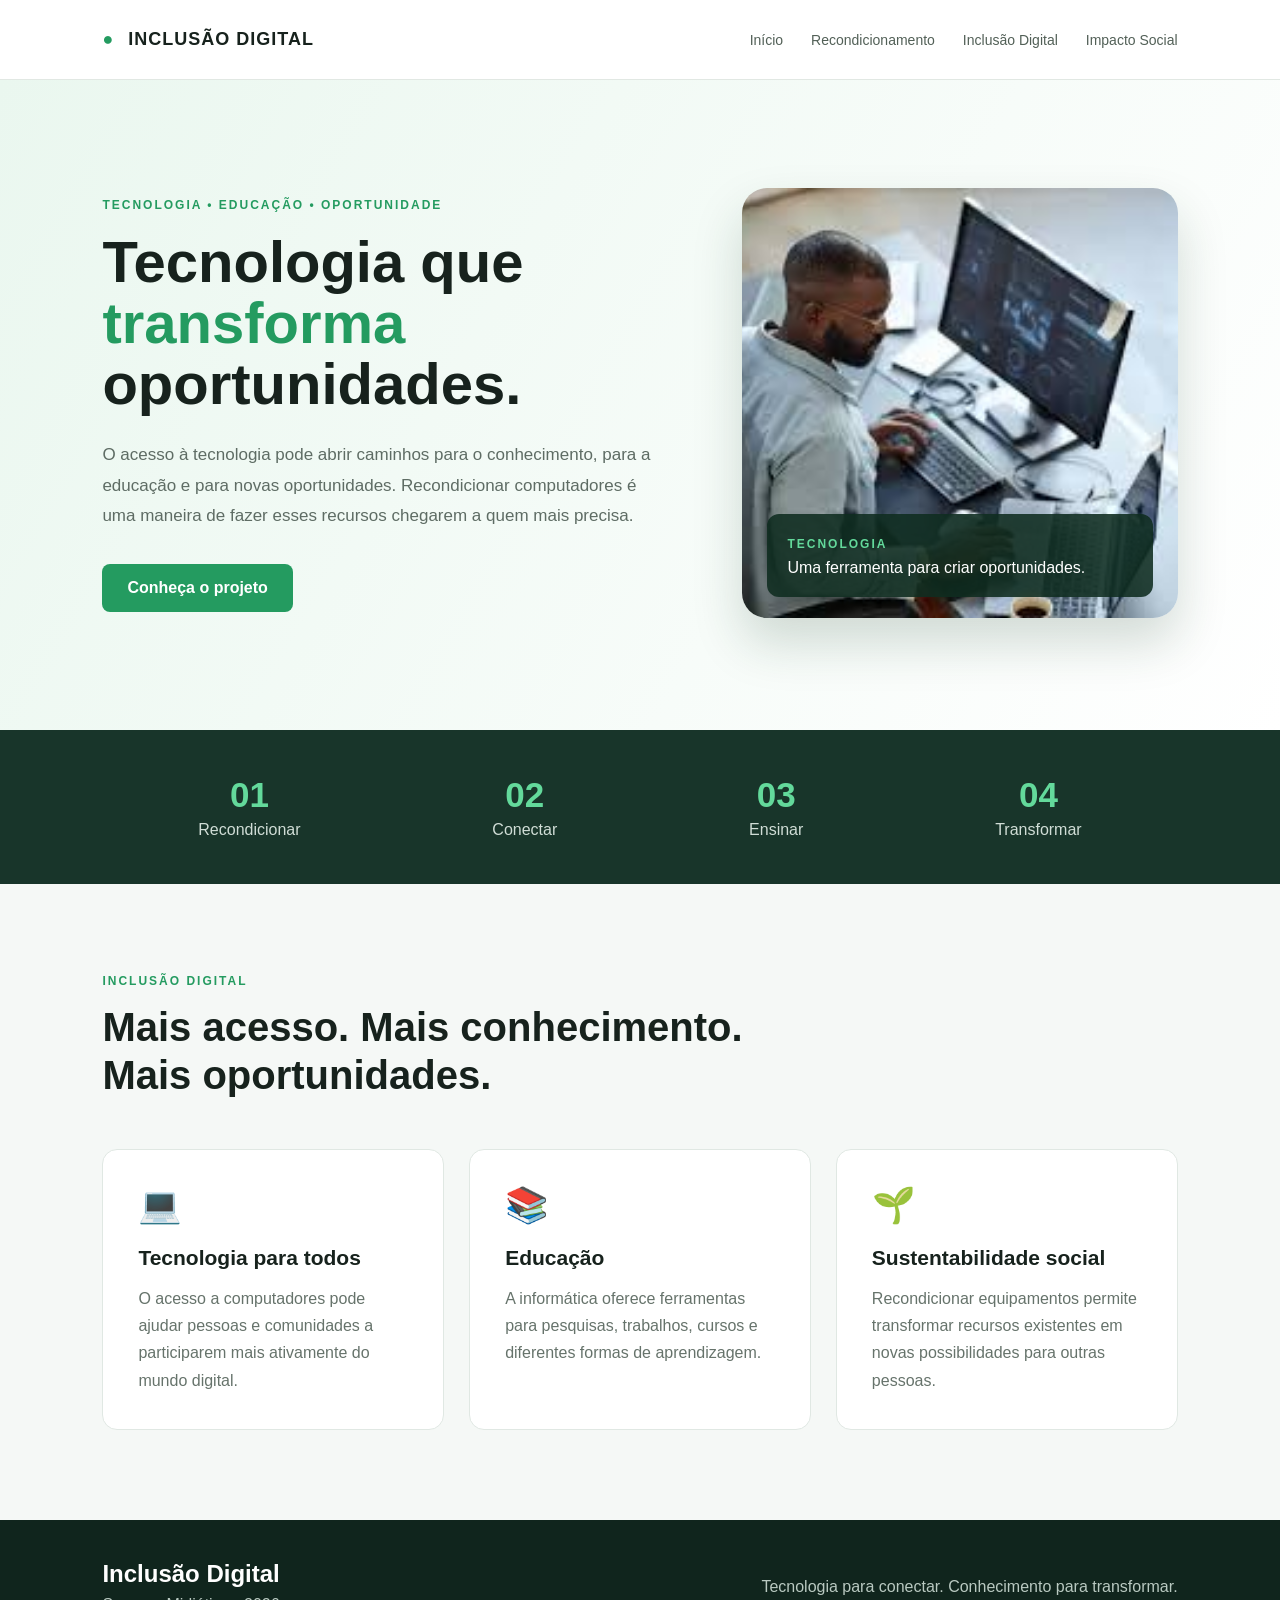
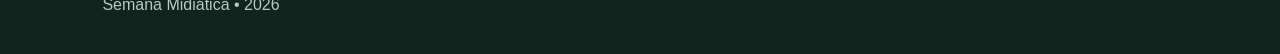
<file: index.html>
<!DOCTYPE html>
<html lang="pt-br">

<head>
    <meta charset="UTF-8">
    <meta name="viewport" content="width=device-width, initial-scale=1.0">
    <title>Inclusão Digital e Sustentabilidade Social</title>
    <link rel="stylesheet" href="css/index.css">
</head>

<body>

    <div class="topo">

        <div class="logo">
            <span>●</span> INCLUSÃO DIGITAL
        </div>

        <div class="menu">
            <a href="index.html">Início</a>
            <a href="recondicionamento.html">Recondicionamento</a>
            <a href="inclusao.html">Inclusão Digital</a>
            <a href="impacto.html">Impacto Social</a>
        </div>

    </div>

    <div class="inicio">

        <div class="texto-inicio">

            <p class="pequeno">TECNOLOGIA • EDUCAÇÃO • OPORTUNIDADE</p>

            <h1>
                Tecnologia que
                <span>transforma</span>
                oportunidades.
            </h1>

            <p class="descricao">
                O acesso à tecnologia pode abrir caminhos para o conhecimento,
                para a educação e para novas oportunidades. Recondicionar
                computadores é uma maneira de fazer esses recursos chegarem
                a quem mais precisa.
            </p>

            <a class="botao" href="inclusao.html">
                Conheça o projeto
            </a>

        </div>

        <div class="imagem-inicio">

            <img src="imagens/computador.jpg" alt="Computador sendo utilizado">

            <div class="texto-imagem">
                <strong>TECNOLOGIA</strong>
                <p>Uma ferramenta para criar oportunidades.</p>
            </div>

        </div>

    </div>

    <div class="numeros">

        <div class="numero">
            <h2>01</h2>
            <p>Recondicionar</p>
        </div>

        <div class="numero">
            <h2>02</h2>
            <p>Conectar</p>
        </div>

        <div class="numero">
            <h2>03</h2>
            <p>Ensinar</p>
        </div>

        <div class="numero">
            <h2>04</h2>
            <p>Transformar</p>
        </div>

    </div>

    <div class="sobre">

        <div class="titulo-secao">

            <p>INCLUSÃO DIGITAL</p>

            <h2>
                Mais acesso. Mais conhecimento.
                Mais oportunidades.
            </h2>

        </div>

        <div class="cards">

            <div class="card">

                <div class="icone">💻</div>

                <h3>Tecnologia para todos</h3>

                <p>
                    O acesso a computadores pode ajudar pessoas e comunidades
                    a participarem mais ativamente do mundo digital.
                </p>

            </div>

            <div class="card">

                <div class="icone">📚</div>

                <h3>Educação</h3>

                <p>
                    A informática oferece ferramentas para pesquisas,
                    trabalhos, cursos e diferentes formas de aprendizagem.
                </p>

            </div>

            <div class="card">

                <div class="icone">🌱</div>

                <h3>Sustentabilidade social</h3>

                <p>
                    Recondicionar equipamentos permite transformar recursos
                    existentes em novas possibilidades para outras pessoas.
                </p>

            </div>

        </div>

    </div>

    <div class="rodape">

        <div>
            <h2>Inclusão Digital</h2>
            <p>Semana Midiática • 2026</p>
        </div>

        <p>
            Tecnologia para conectar. Conhecimento para transformar.
        </p>

    </div>

</body>

</html>
</file>
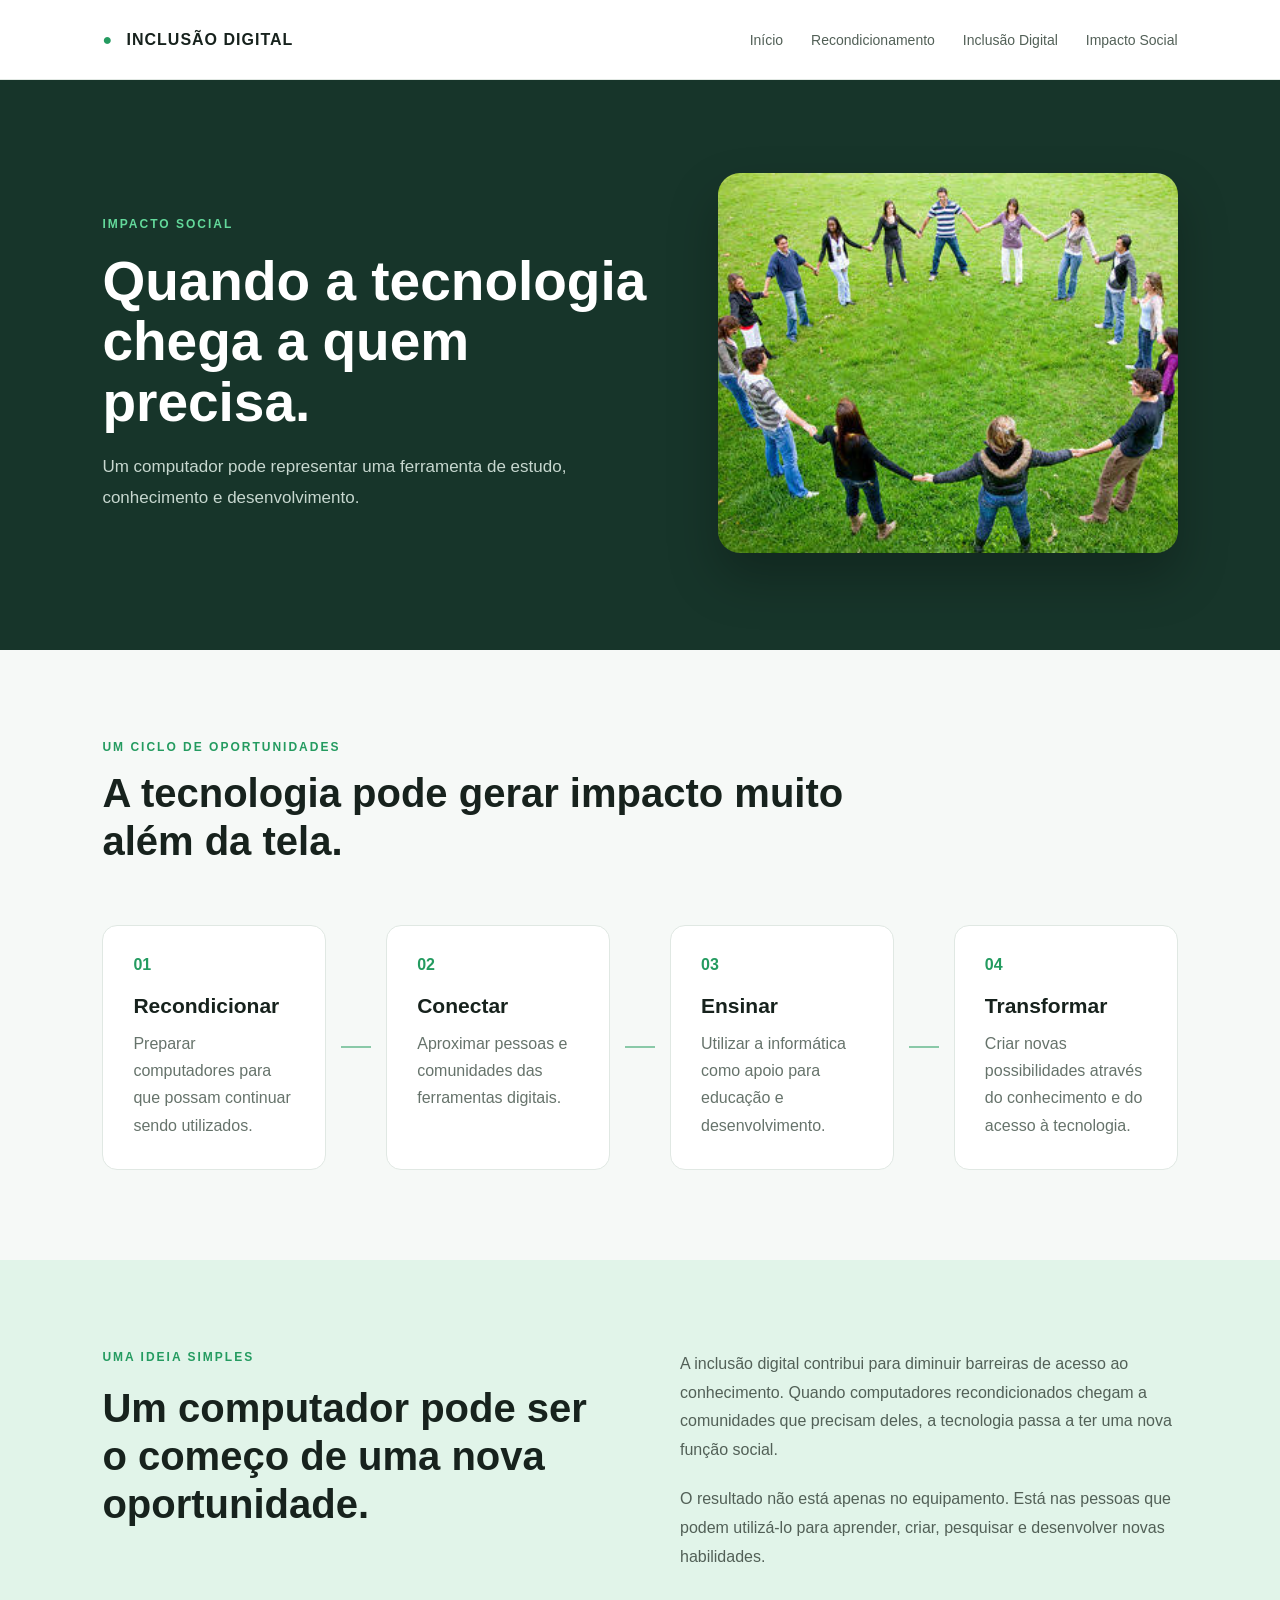
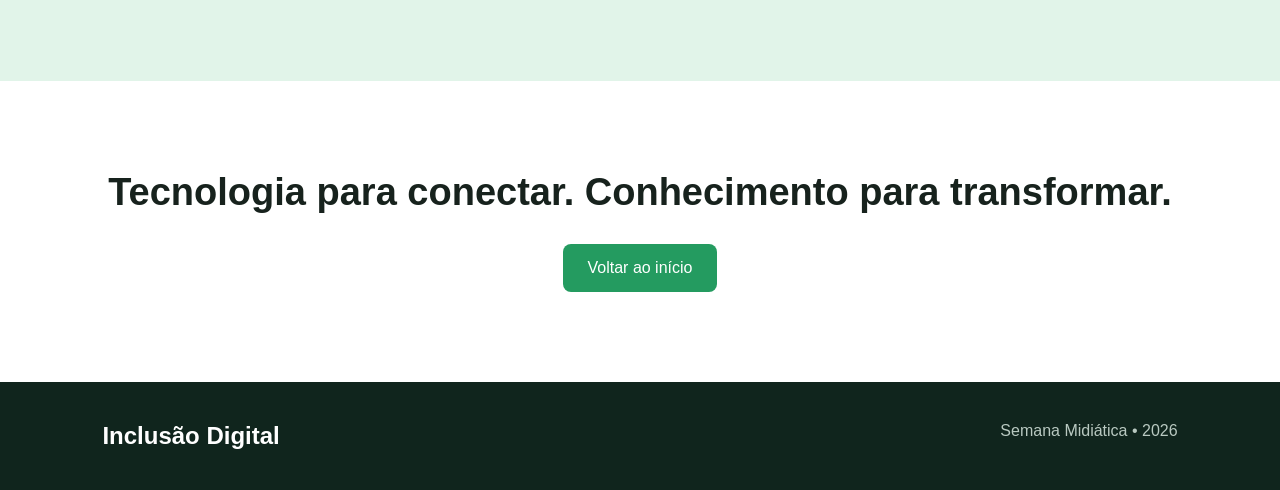
<file: impacto.html>
<!DOCTYPE html>
<html lang="pt-br">

<head>
    <meta charset="UTF-8">
    <meta name="viewport" content="width=device-width, initial-scale=1.0">
    <title>Impacto Social</title>
    <link rel="stylesheet" href="css/impacto.css">
</head>

<body>

    <div class="topo">

        <div class="logo">
            <span>●</span> INCLUSÃO DIGITAL
        </div>

        <div class="menu">
            <a href="index.html">Início</a>
            <a href="recondicionamento.html">Recondicionamento</a>
            <a href="inclusao.html">Inclusão Digital</a>
            <a href="impacto.html">Impacto Social</a>
        </div>

    </div>

    <div class="hero">

        <div class="hero-texto">

            <p>IMPACTO SOCIAL</p>

            <h1>
                Quando a tecnologia
                chega a quem precisa.
            </h1>

            <p>
                Um computador pode representar uma ferramenta de estudo,
                conhecimento e desenvolvimento.
            </p>

        </div>

        <div class="hero-imagem">

            <img src="/imagens/comunidade.jpg" alt="Comunidade utilizando tecnologia">

        </div>

    </div>

    <div class="impacto">

        <div class="titulo">

            <p>UM CICLO DE OPORTUNIDADES</p>

            <h2>
                A tecnologia pode gerar impacto muito além da tela.
            </h2>

        </div>

        <div class="ciclo">

            <div class="passo">

                <span>01</span>

                <h3>Recondicionar</h3>

                <p>
                    Preparar computadores para que possam continuar
                    sendo utilizados.
                </p>

            </div>

            <div class="linha"></div>

            <div class="passo">

                <span>02</span>

                <h3>Conectar</h3>

                <p>
                    Aproximar pessoas e comunidades das ferramentas
                    digitais.
                </p>

            </div>

            <div class="linha"></div>

            <div class="passo">

                <span>03</span>

                <h3>Ensinar</h3>

                <p>
                    Utilizar a informática como apoio para educação
                    e desenvolvimento.
                </p>

            </div>

            <div class="linha"></div>

            <div class="passo">

                <span>04</span>

                <h3>Transformar</h3>

                <p>
                    Criar novas possibilidades através do conhecimento
                    e do acesso à tecnologia.
                </p>

            </div>

        </div>

    </div>

    <div class="mensagem">

        <div>

            <p>UMA IDEIA SIMPLES</p>

            <h2>
                Um computador pode ser o começo
                de uma nova oportunidade.
            </h2>

        </div>

        <div class="texto-final">

            <p>
                A inclusão digital contribui para diminuir barreiras
                de acesso ao conhecimento. Quando computadores
                recondicionados chegam a comunidades que precisam
                deles, a tecnologia passa a ter uma nova função social.
            </p>

            <p>
                O resultado não está apenas no equipamento.
                Está nas pessoas que podem utilizá-lo para aprender,
                criar, pesquisar e desenvolver novas habilidades.
            </p>

        </div>

    </div>

    <div class="final">

        <h2>
            Tecnologia para conectar.
            Conhecimento para transformar.
        </h2>

        <a href="index.html">Voltar ao início</a>

    </div>

    <div class="rodape">

        <h2>Inclusão Digital</h2>

        <p>Semana Midiática • 2026</p>

    </div>

</body>

</html>
</file>
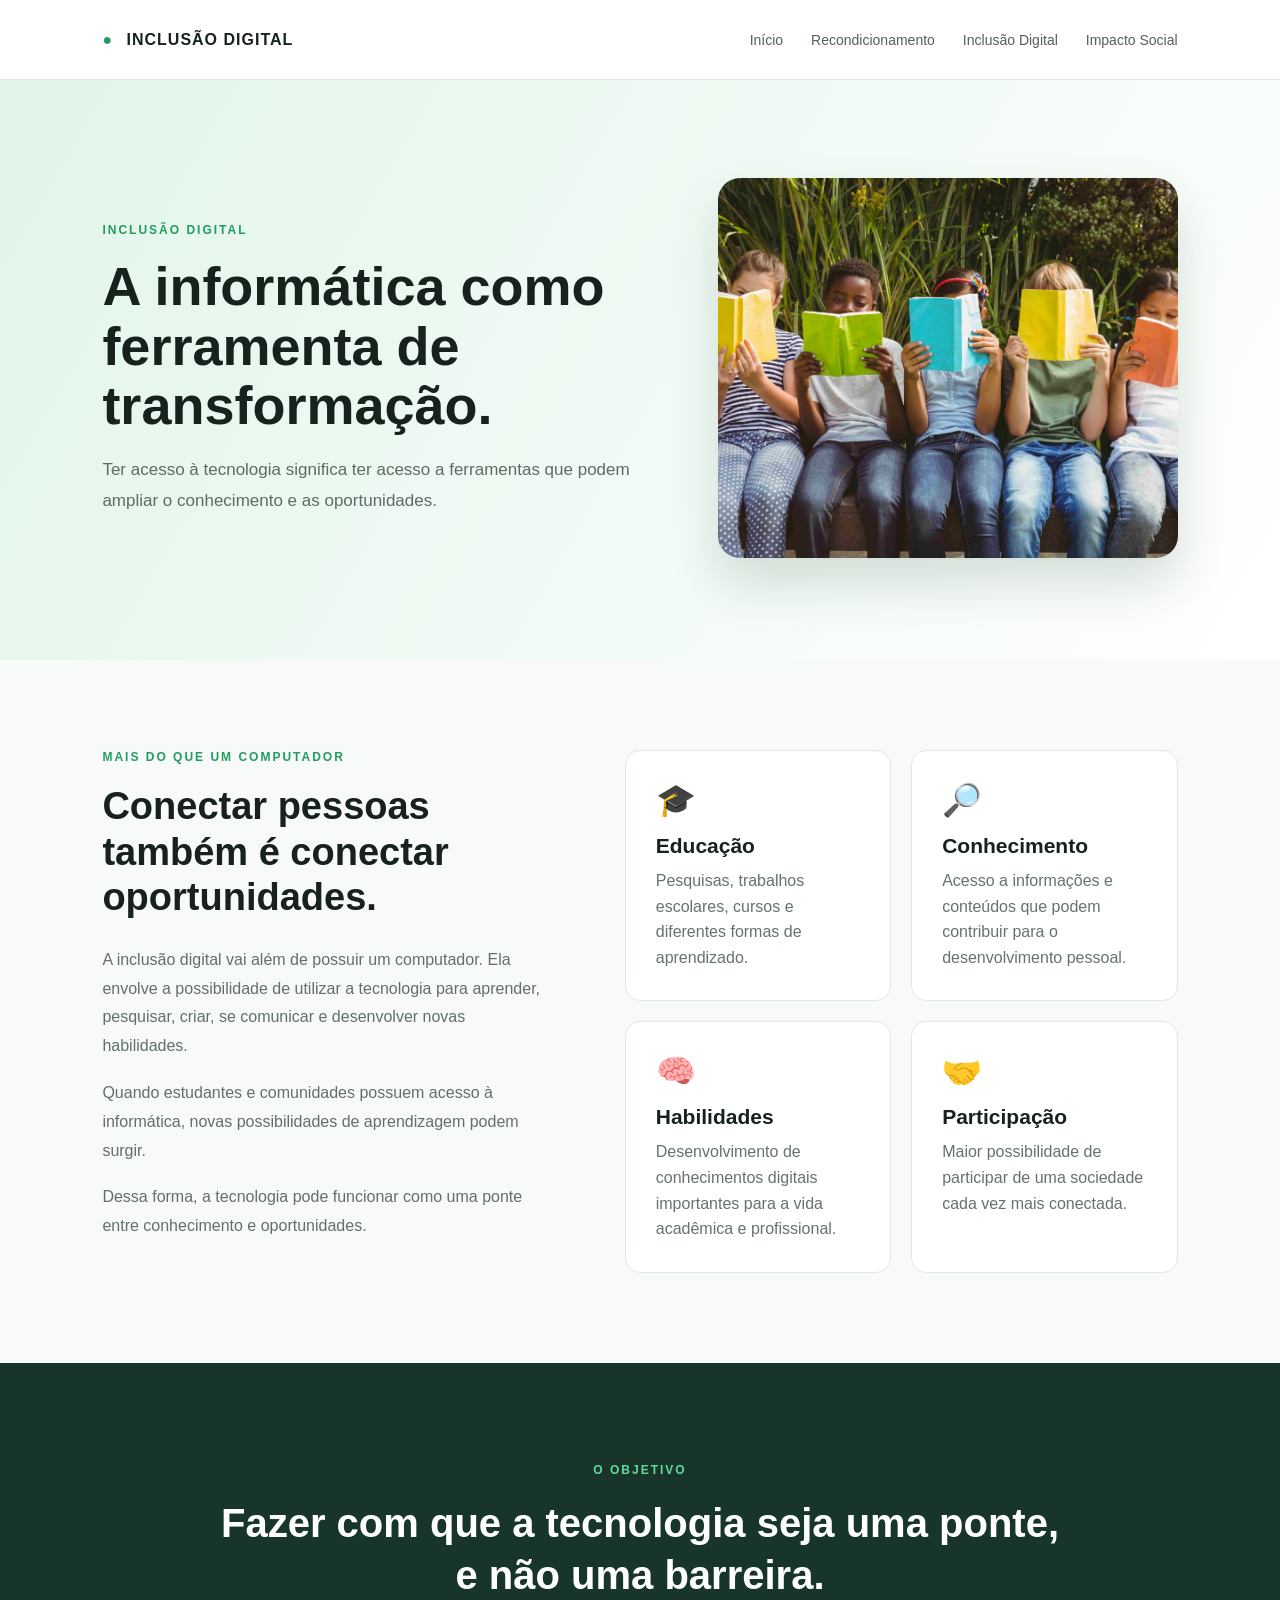
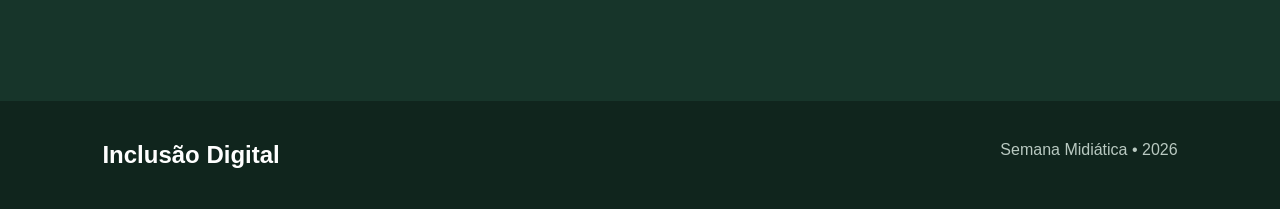
<file: inclusao.html>
<!DOCTYPE html>
<html lang="pt-br">

<head>
    <meta charset="UTF-8">
    <meta name="viewport" content="width=device-width, initial-scale=1.0">
    <title>Inclusão Digital</title>
    <link rel="stylesheet" href="css/inclusao.css">
</head>

<body>

    <div class="topo">

        <div class="logo">
            <span>●</span> INCLUSÃO DIGITAL
        </div>

        <div class="menu">
            <a href="index.html">Início</a>
            <a href="recondicionamento.html">Recondicionamento</a>
            <a href="inclusao.html">Inclusão Digital</a>
            <a href="impacto.html">Impacto Social</a>
        </div>

    </div>

    <div class="cabecalho">

        <div class="cabecalho-texto">

            <p>INCLUSÃO DIGITAL</p>

            <h1>
                A informática como
                ferramenta de transformação.
            </h1>

            <p class="introducao">
                Ter acesso à tecnologia significa ter acesso a ferramentas
                que podem ampliar o conhecimento e as oportunidades.
            </p>

        </div>

        <div class="cabecalho-imagem">

            <img src="/imagens/estudante.jpg"Estudantes utilizando computadores">

        </div>

    </div>

    <div class="conteudo">

        <div class="texto">

            <p class="marcador">MAIS DO QUE UM COMPUTADOR</p>

            <h2>
                Conectar pessoas também é conectar oportunidades.
            </h2>

            <p>
                A inclusão digital vai além de possuir um computador.
                Ela envolve a possibilidade de utilizar a tecnologia
                para aprender, pesquisar, criar, se comunicar e
                desenvolver novas habilidades.
            </p>

            <p>
                Quando estudantes e comunidades possuem acesso à
                informática, novas possibilidades de aprendizagem
                podem surgir.
            </p>

            <p>
                Dessa forma, a tecnologia pode funcionar como uma ponte
                entre conhecimento e oportunidades.
            </p>

        </div>

        <div class="beneficios">

            <div class="beneficio">

                <div class="icone">🎓</div>

                <h3>Educação</h3>

                <p>
                    Pesquisas, trabalhos escolares, cursos e diferentes
                    formas de aprendizado.
                </p>

            </div>

            <div class="beneficio">

                <div class="icone">🔎</div>

                <h3>Conhecimento</h3>

                <p>
                    Acesso a informações e conteúdos que podem contribuir
                    para o desenvolvimento pessoal.
                </p>

            </div>

            <div class="beneficio">

                <div class="icone">🧠</div>

                <h3>Habilidades</h3>

                <p>
                    Desenvolvimento de conhecimentos digitais importantes
                    para a vida acadêmica e profissional.
                </p>

            </div>

            <div class="beneficio">

                <div class="icone">🤝</div>

                <h3>Participação</h3>

                <p>
                    Maior possibilidade de participar de uma sociedade
                    cada vez mais conectada.
                </p>

            </div>

        </div>

    </div>

    <div class="destaque">

        <p>O OBJETIVO</p>

        <h2>
            Fazer com que a tecnologia seja uma ponte,
            e não uma barreira.
        </h2>

    </div>

    <div class="rodape">

        <h2>Inclusão Digital</h2>

        <p>Semana Midiática • 2026</p>

    </div>

</body>

</html>
</file>
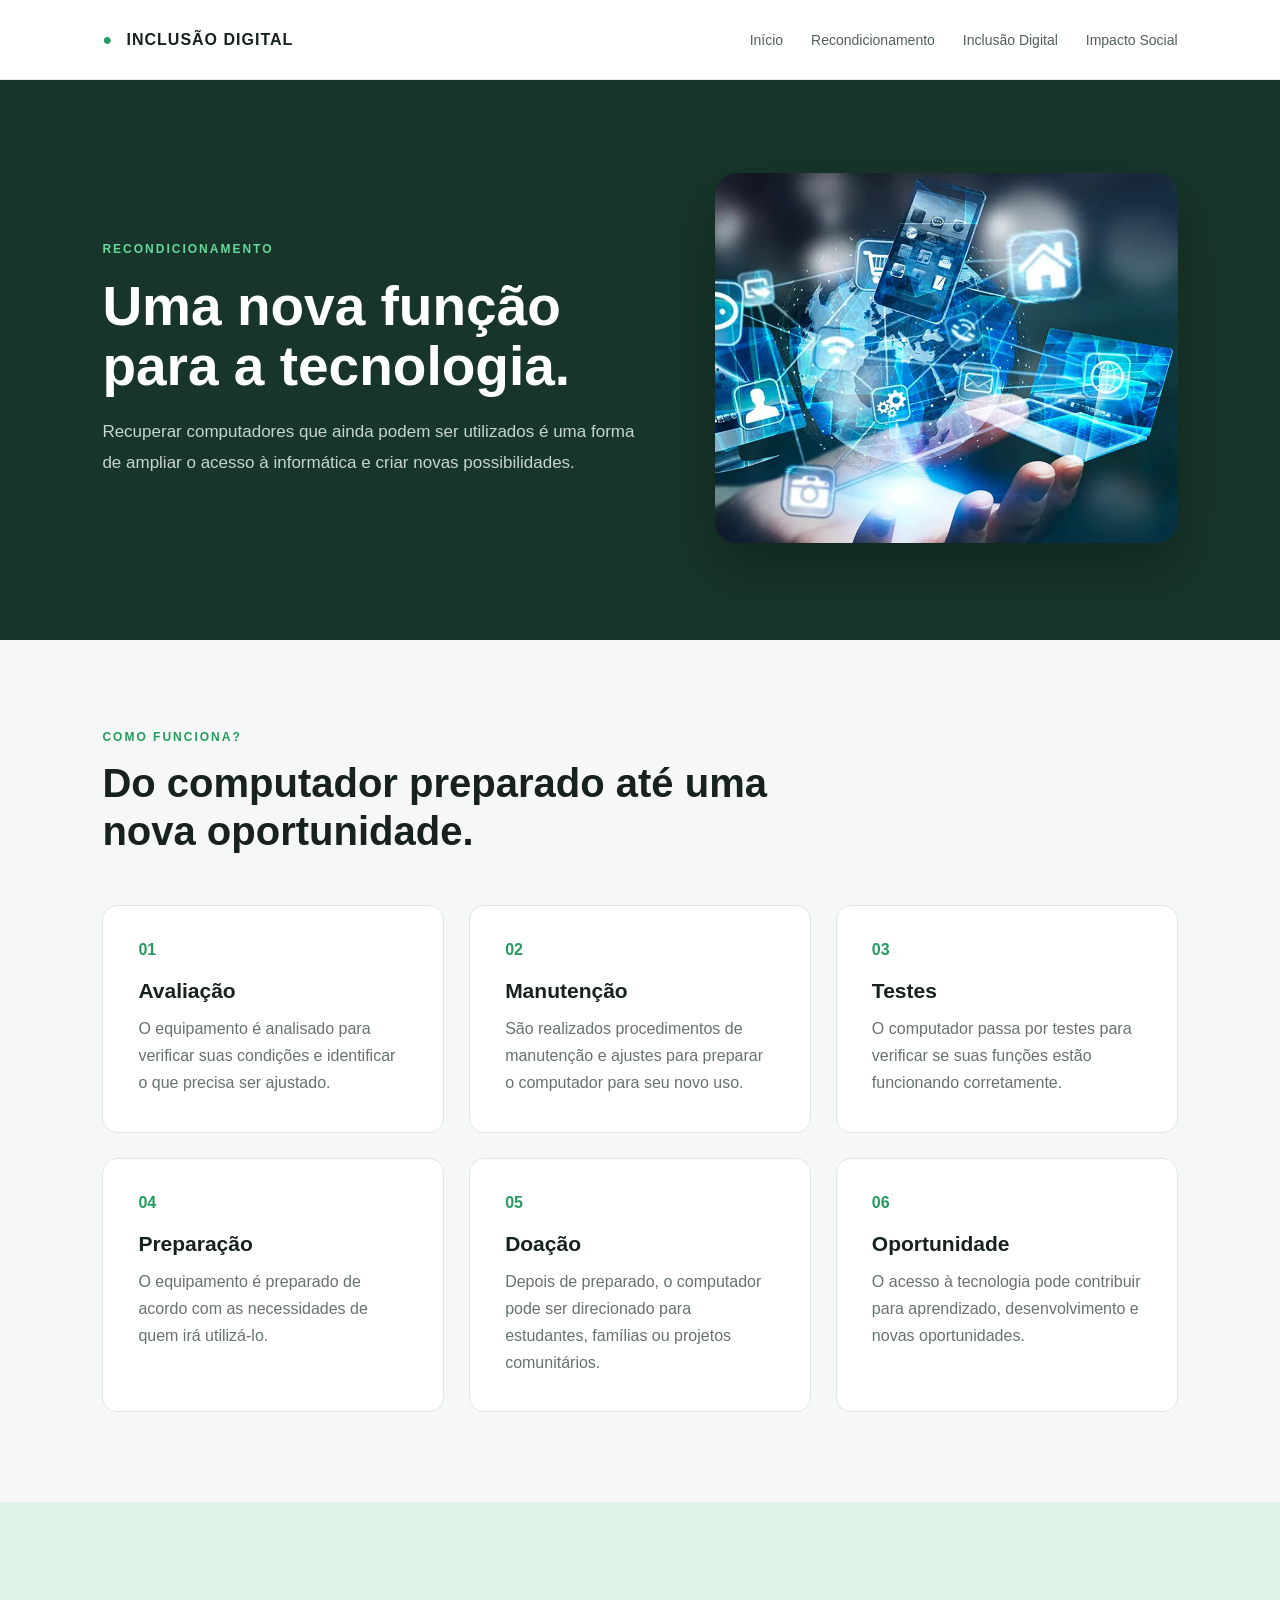
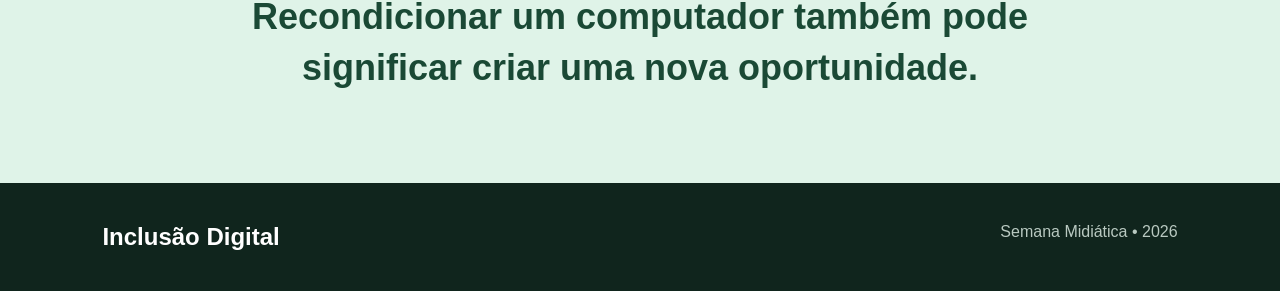
<file: recondicionamento.html>
<!DOCTYPE html>
<html lang="pt-br">

<head>
    <meta charset="UTF-8">
    <meta name="viewport" content="width=device-width, initial-scale=1.0">
    <title>Recondicionamento</title>
    <link rel="stylesheet" href="css/recondicionamento.css">
</head>

<body>

    <div class="topo">

        <div class="logo">
            <span>●</span> INCLUSÃO DIGITAL
        </div>

        <div class="menu">
            <a href="index.html">Início</a>
            <a href="recondicionamento.html">Recondicionamento</a>
            <a href="inclusao.html">Inclusão Digital</a>
            <a href="impacto.html">Impacto Social</a>
        </div>

    </div>

    <div class="hero">

        <div class="hero-texto">

            <p>RECONDICIONAMENTO</p>

            <h1>
                Uma nova função
                para a tecnologia.
            </h1>

            <p class="descricao">
                Recuperar computadores que ainda podem ser utilizados
                é uma forma de ampliar o acesso à informática e criar
                novas possibilidades.
            </p>

        </div>

        <div class="hero-imagem">

            <img src="/imagens/tecnologia.jpg" alt="Tecnologia e computador">

        </div>

    </div>

    <div class="conteudo">

        <div class="titulo">

            <p>COMO FUNCIONA?</p>

            <h2>
                Do computador preparado até uma nova oportunidade.
            </h2>

        </div>

        <div class="etapas">

            <div class="etapa">
                <span>01</span>
                <h3>Avaliação</h3>
                <p>
                    O equipamento é analisado para verificar suas condições
                    e identificar o que precisa ser ajustado.
                </p>
            </div>

            <div class="etapa">
                <span>02</span>
                <h3>Manutenção</h3>
                <p>
                    São realizados procedimentos de manutenção e ajustes
                    para preparar o computador para seu novo uso.
                </p>
            </div>

            <div class="etapa">
                <span>03</span>
                <h3>Testes</h3>
                <p>
                    O computador passa por testes para verificar se suas
                    funções estão funcionando corretamente.
                </p>
            </div>

            <div class="etapa">
                <span>04</span>
                <h3>Preparação</h3>
                <p>
                    O equipamento é preparado de acordo com as necessidades
                    de quem irá utilizá-lo.
                </p>
            </div>

            <div class="etapa">
                <span>05</span>
                <h3>Doação</h3>
                <p>
                    Depois de preparado, o computador pode ser direcionado
                    para estudantes, famílias ou projetos comunitários.
                </p>
            </div>

            <div class="etapa">
                <span>06</span>
                <h3>Oportunidade</h3>
                <p>
                    O acesso à tecnologia pode contribuir para aprendizado,
                    desenvolvimento e novas oportunidades.
                </p>
            </div>

        </div>

    </div>

    <div class="frase">

        <h2>
            Recondicionar um computador também pode significar
            criar uma nova oportunidade.
        </h2>

    </div>

    <div class="rodape">

        <h2>Inclusão Digital</h2>

        <p>Semana Midiática • 2026</p>

    </div>

</body>

</html>
</file>
<file: css/index.css>
* {
    margin: 0;
    padding: 0;
    box-sizing: border-box;
}

body {
    font-family: Arial, Helvetica, sans-serif;
    background: #f5f8f6;
    color: #17221d;
}

.topo {
    width: 100%;
    min-height: 80px;
    padding: 0 8%;
    display: flex;
    align-items: center;
    justify-content: space-between;
    background: white;
    border-bottom: 1px solid #e1e8e3;
}

.logo {
    font-size: 18px;
    font-weight: bold;
    letter-spacing: 1px;
}

.logo span {
    color: #249b60;
    margin-right: 8px;
}

.menu {
    display: flex;
    gap: 28px;
}

.menu a {
    text-decoration: none;
    color: #526057;
    font-size: 14px;
    transition: 0.3s;
}

.menu a:hover {
    color: #249b60;
}

.inicio {
    min-height: 650px;
    padding: 80px 8%;
    display: flex;
    align-items: center;
    justify-content: space-between;
    gap: 70px;
    background: linear-gradient(120deg, #eaf7ef, white);
}

.texto-inicio {
    max-width: 570px;
    animation: aparecer 1s ease;
}

.pequeno {
    color: #249b60;
    font-size: 12px;
    font-weight: bold;
    letter-spacing: 2px;
    margin-bottom: 20px;
}

.texto-inicio h1 {
    font-size: 58px;
    line-height: 1.05;
    margin-bottom: 25px;
}

.texto-inicio h1 span {
    color: #249b60;
}

.descricao {
    color: #5e6c64;
    font-size: 17px;
    line-height: 1.8;
    margin-bottom: 32px;
}

.botao {
    display: inline-block;
    padding: 15px 25px;
    background: #249b60;
    color: white;
    border-radius: 8px;
    text-decoration: none;
    font-weight: bold;
    transition: 0.3s;
}

.botao:hover {
    transform: translateY(-5px);
    background: #197d4b;
}

.imagem-inicio {
    width: 48%;
    position: relative;
    animation: subir 1.2s ease;
}

.imagem-inicio img {
    width: 100%;
    height: 430px;
    object-fit: cover;
    border-radius: 25px;
    box-shadow: 0 25px 50px rgba(20, 60, 40, 0.18);
}

.texto-imagem {
    position: absolute;
    bottom: 25px;
    left: 25px;
    right: 25px;
    padding: 20px;
    border-radius: 12px;
    background: rgba(15, 45, 32, 0.88);
    color: white;
}

.texto-imagem strong {
    color: #63d99b;
    font-size: 12px;
    letter-spacing: 2px;
}

.texto-imagem p {
    margin-top: 7px;
}

.numeros {
    display: flex;
    justify-content: space-around;
    padding: 45px 8%;
    background: #18352a;
    color: white;
}

.numero {
    text-align: center;
}

.numero h2 {
    color: #63d99b;
    font-size: 35px;
}

.numero p {
    margin-top: 6px;
    color: #d0ddd6;
}

.sobre {
    padding: 90px 8%;
}

.titulo-secao {
    max-width: 700px;
    margin-bottom: 50px;
}

.titulo-secao p {
    color: #249b60;
    font-size: 12px;
    font-weight: bold;
    letter-spacing: 2px;
    margin-bottom: 15px;
}

.titulo-secao h2 {
    font-size: 40px;
    line-height: 1.2;
}

.cards {
    display: flex;
    gap: 25px;
}

.card {
    flex: 1;
    padding: 35px;
    background: white;
    border: 1px solid #e0e8e3;
    border-radius: 15px;
    transition: 0.4s;
}

.card:hover {
    transform: translateY(-10px);
    box-shadow: 0 20px 40px rgba(20, 60, 40, 0.12);
}

.icone {
    font-size: 35px;
    margin-bottom: 20px;
}

.card h3 {
    margin-bottom: 15px;
    font-size: 21px;
}

.card p {
    color: #66736b;
    line-height: 1.7;
}

.rodape {
    padding: 40px 8%;
    background: #10251d;
    color: white;
    display: flex;
    align-items: center;
    justify-content: space-between;
}

.rodape h2 {
    margin-bottom: 8px;
}

.rodape p {
    color: #b9c9c1;
}

@keyframes aparecer {

    from {
        opacity: 0;
        transform: translateY(30px);
    }

    to {
        opacity: 1;
        transform: translateY(0);
    }

}

@keyframes subir {

    from {
        opacity: 0;
        transform: translateY(50px);
    }

    to {
        opacity: 1;
        transform: translateY(0);
    }

}

@media (max-width: 900px) {

    .topo {
        padding: 25px;
        flex-direction: column;
        gap: 20px;
    }

    .menu {
        flex-wrap: wrap;
        justify-content: center;
    }

    .inicio {
        padding: 60px 25px;
        flex-direction: column;
    }

    .texto-inicio h1 {
        font-size: 42px;
    }

    .imagem-inicio {
        width: 100%;
    }

    .cards {
        flex-direction: column;
    }

    .numeros {
        flex-wrap: wrap;
        gap: 30px;
    }

    .rodape {
        flex-direction: column;
        gap: 20px;
        text-align: center;
    }

}
</file>
<file: css/impacto.css>
* {
    margin: 0;
    padding: 0;
    box-sizing: border-box;
}

body {
    font-family: Arial, Helvetica, sans-serif;
    background: #f6f9f7;
    color: #17221d;
}

.topo {
    min-height: 80px;
    padding: 0 8%;
    display: flex;
    align-items: center;
    justify-content: space-between;
    background: white;
    border-bottom: 1px solid #e1e8e3;
}

.logo {
    font-weight: bold;
    letter-spacing: 1px;
}

.logo span {
    color: #249b60;
    margin-right: 8px;
}

.menu {
    display: flex;
    gap: 28px;
}

.menu a {
    text-decoration: none;
    color: #526057;
    font-size: 14px;
    transition: 0.3s;
}

.menu a:hover {
    color: #249b60;
}

.hero {
    min-height: 570px;
    padding: 80px 8%;
    display: flex;
    align-items: center;
    justify-content: space-between;
    gap: 60px;
    background: #17352a;
    color: white;
}

.hero-texto {
    width: 52%;
    animation: aparecer 1s ease;
}

.hero-texto > p:first-child {
    color: #63d99b;
    font-size: 12px;
    letter-spacing: 2px;
    font-weight: bold;
}

.hero h1 {
    max-width: 800px;
    font-size: 55px;
    line-height: 1.1;
    margin: 20px 0;
}

.hero-texto > p:last-child {
    max-width: 650px;
    color: #c7d7cf;
    font-size: 17px;
    line-height: 1.8;
}

.hero-imagem {
    width: 43%;
    animation: subir 1.2s ease;
}

.hero-imagem img {
    width: 100%;
    height: 380px;
    object-fit: cover;
    border-radius: 22px;
    box-shadow: 0 25px 50px rgba(0, 0, 0, 0.25);
}

.impacto {
    padding: 90px 8%;
}

.titulo {
    max-width: 750px;
    margin-bottom: 60px;
}

.titulo p {
    color: #249b60;
    font-size: 12px;
    letter-spacing: 2px;
    font-weight: bold;
    margin-bottom: 15px;
}

.titulo h2 {
    font-size: 40px;
    line-height: 1.2;
}

.ciclo {
    display: flex;
    align-items: stretch;
    gap: 15px;
}

.passo {
    flex: 1;
    padding: 30px;
    background: white;
    border: 1px solid #e0e8e3;
    border-radius: 15px;
    transition: 0.4s;
}

.passo:hover {
    transform: translateY(-10px);
    box-shadow: 0 20px 40px rgba(20, 60, 40, 0.12);
}

.passo span {
    color: #249b60;
    font-weight: bold;
}

.passo h3 {
    font-size: 21px;
    margin: 20px 0 12px;
}

.passo p {
    color: #66736b;
    line-height: 1.7;
}

.linha {
    width: 30px;
    height: 2px;
    background: #8ac9a8;
    align-self: center;
}

.mensagem {
    display: flex;
    gap: 80px;
    padding: 90px 8%;
    background: #e1f4e9;
}

.mensagem > div {
    flex: 1;
}

.mensagem > div:first-child > p {
    color: #249b60;
    font-size: 12px;
    font-weight: bold;
    letter-spacing: 2px;
    margin-bottom: 20px;
}

.mensagem h2 {
    font-size: 40px;
    line-height: 1.2;
}

.texto-final p {
    color: #526057;
    line-height: 1.8;
    margin-bottom: 20px;
}

.final {
    padding: 90px 8%;
    text-align: center;
    background: white;
}

.final h2 {
    font-size: 38px;
    margin-bottom: 30px;
}

.final a {
    display: inline-block;
    padding: 15px 25px;
    background: #249b60;
    color: white;
    text-decoration: none;
    border-radius: 8px;
    transition: 0.3s;
}

.final a:hover {
    transform: translateY(-4px);
    background: #197d4b;
}

.rodape {
    background: #10251d;
    color: white;
    padding: 40px 8%;
    display: flex;
    justify-content: space-between;
}

.rodape p {
    color: #b9c9c1;
}

@keyframes aparecer {

    from {
        opacity: 0;
        transform: translateY(30px);
    }

    to {
        opacity: 1;
        transform: translateY(0);
    }

}

@keyframes subir {

    from {
        opacity: 0;
        transform: translateY(50px);
    }

    to {
        opacity: 1;
        transform: translateY(0);
    }

}

@media (max-width: 900px) {

    .topo {
        padding: 25px;
        flex-direction: column;
        gap: 20px;
    }

    .menu {
        flex-wrap: wrap;
        justify-content: center;
    }

    .hero {
        padding: 70px 25px;
        flex-direction: column;
    }

    .hero-texto,
    .hero-imagem {
        width: 100%;
    }

    .hero h1 {
        font-size: 42px;
    }

    .impacto {
        padding: 70px 25px;
    }

    .ciclo {
        flex-direction: column;
    }

    .linha {
        width: 2px;
        height: 25px;
        align-self: center;
    }

    .mensagem {
        flex-direction: column;
        padding: 70px 25px;
    }

    .rodape {
        flex-direction: column;
        gap: 20px;
        text-align: center;
    }

}
</file>
<file: css/inclusao.css>
* {
    margin: 0;
    padding: 0;
    box-sizing: border-box;
}

body {
    font-family: Arial, Helvetica, sans-serif;
    background: #f7faf8;
    color: #17221d;
}

.topo {
    min-height: 80px;
    padding: 0 8%;
    display: flex;
    justify-content: space-between;
    align-items: center;
    background: white;
    border-bottom: 1px solid #e1e8e3;
}

.logo {
    font-weight: bold;
    letter-spacing: 1px;
}

.logo span {
    color: #249b60;
    margin-right: 8px;
}

.menu {
    display: flex;
    gap: 28px;
}

.menu a {
    text-decoration: none;
    color: #526057;
    font-size: 14px;
    transition: 0.3s;
}

.menu a:hover {
    color: #249b60;
}

.cabecalho {
    min-height: 580px;
    padding: 80px 8%;
    display: flex;
    align-items: center;
    justify-content: space-between;
    gap: 60px;
    background: linear-gradient(120deg, #e1f5e9, white);
}

.cabecalho-texto {
    width: 52%;
    animation: aparecer 1s ease;
}

.cabecalho-texto > p:first-child {
    color: #249b60;
    font-size: 12px;
    font-weight: bold;
    letter-spacing: 2px;
}

.cabecalho h1 {
    max-width: 800px;
    font-size: 54px;
    line-height: 1.1;
    margin: 20px 0;
}

.introducao {
    max-width: 650px;
    color: #5d6b63;
    font-size: 17px;
    line-height: 1.8;
}

.cabecalho-imagem {
    width: 43%;
    animation: subir 1.2s ease;
}

.cabecalho-imagem img {
    width: 100%;
    height: 380px;
    object-fit: cover;
    border-radius: 22px;
    box-shadow: 0 25px 50px rgba(20, 60, 40, 0.16);
}

.conteudo {
    display: flex;
    gap: 70px;
    padding: 90px 8%;
}

.texto {
    width: 45%;
}

.marcador {
    color: #249b60;
    font-size: 12px;
    letter-spacing: 2px;
    font-weight: bold;
    margin-bottom: 20px;
}

.texto h2 {
    font-size: 38px;
    line-height: 1.2;
    margin-bottom: 25px;
}

.texto p:not(.marcador) {
    color: #627068;
    line-height: 1.8;
    margin-bottom: 18px;
}

.beneficios {
    width: 55%;
    display: grid;
    grid-template-columns: 1fr 1fr;
    gap: 20px;
}

.beneficio {
    padding: 30px;
    background: white;
    border: 1px solid #e0e8e3;
    border-radius: 15px;
    transition: 0.4s;
}

.beneficio:hover {
    transform: translateY(-8px);
    box-shadow: 0 15px 35px rgba(20, 60, 40, 0.12);
}

.icone {
    font-size: 32px;
    margin-bottom: 15px;
}

.beneficio h3 {
    font-size: 21px;
    margin-bottom: 10px;
}

.beneficio p {
    color: #66736b;
    line-height: 1.6;
}

.destaque {
    padding: 100px 8%;
    text-align: center;
    background: #17352a;
    color: white;
}

.destaque p {
    color: #63d99b;
    font-size: 12px;
    font-weight: bold;
    letter-spacing: 2px;
    margin-bottom: 20px;
}

.destaque h2 {
    max-width: 850px;
    margin: auto;
    font-size: 40px;
    line-height: 1.3;
}

.rodape {
    background: #10251d;
    color: white;
    padding: 40px 8%;
    display: flex;
    justify-content: space-between;
}

.rodape p {
    color: #b9c9c1;
}

@keyframes aparecer {

    from {
        opacity: 0;
        transform: translateY(30px);
    }

    to {
        opacity: 1;
        transform: translateY(0);
    }

}

@keyframes subir {

    from {
        opacity: 0;
        transform: translateY(50px);
    }

    to {
        opacity: 1;
        transform: translateY(0);
    }

}

@media (max-width: 900px) {

    .topo {
        padding: 25px;
        flex-direction: column;
        gap: 20px;
    }

    .menu {
        flex-wrap: wrap;
        justify-content: center;
    }

    .cabecalho {
        padding: 70px 25px;
        flex-direction: column;
    }

    .cabecalho-texto,
    .cabecalho-imagem {
        width: 100%;
    }

    .cabecalho h1 {
        font-size: 42px;
    }

    .conteudo {
        flex-direction: column;
        padding: 70px 25px;
    }

    .texto,
    .beneficios {
        width: 100%;
    }

    .beneficios {
        grid-template-columns: 1fr;
    }

    .rodape {
        flex-direction: column;
        gap: 20px;
        text-align: center;
    }

}
</file>
<file: css/recondicionamento.css>
* {
    margin: 0;
    padding: 0;
    box-sizing: border-box;
}

body {
    font-family: Arial, Helvetica, sans-serif;
    background: #f5f8f6;
    color: #17221d;
}

.topo {
    min-height: 80px;
    padding: 0 8%;
    display: flex;
    align-items: center;
    justify-content: space-between;
    background: white;
    border-bottom: 1px solid #e1e8e3;
}

.logo {
    font-weight: bold;
    letter-spacing: 1px;
}

.logo span {
    color: #249b60;
    margin-right: 8px;
}

.menu {
    display: flex;
    gap: 28px;
}

.menu a {
    text-decoration: none;
    color: #526057;
    font-size: 14px;
    transition: 0.3s;
}

.menu a:hover {
    color: #249b60;
}

.hero {
    min-height: 560px;
    padding: 80px 8%;
    display: flex;
    align-items: center;
    justify-content: space-between;
    gap: 60px;
    background: #17352a;
    color: white;
}

.hero-texto {
    width: 50%;
    animation: aparecer 1s ease;
}

.hero-texto > p:first-child {
    color: #63d99b;
    font-size: 12px;
    letter-spacing: 2px;
    font-weight: bold;
}

.hero h1 {
    max-width: 700px;
    font-size: 55px;
    line-height: 1.1;
    margin: 20px 0;
}

.descricao {
    max-width: 600px;
    color: #c6d5cd;
    font-size: 17px;
    line-height: 1.8;
}

.hero-imagem {
    width: 43%;
    animation: subir 1.2s ease;
}

.hero-imagem img {
    width: 100%;
    height: 370px;
    object-fit: cover;
    border-radius: 22px;
    box-shadow: 0 25px 50px rgba(0, 0, 0, 0.25);
}

.conteudo {
    padding: 90px 8%;
}

.titulo {
    max-width: 750px;
    margin-bottom: 50px;
}

.titulo p {
    color: #249b60;
    font-size: 12px;
    font-weight: bold;
    letter-spacing: 2px;
    margin-bottom: 15px;
}

.titulo h2 {
    font-size: 40px;
    line-height: 1.2;
}

.etapas {
    display: grid;
    grid-template-columns: repeat(3, 1fr);
    gap: 25px;
}

.etapa {
    padding: 35px;
    background: white;
    border: 1px solid #e0e8e3;
    border-radius: 15px;
    transition: 0.4s;
}

.etapa:hover {
    transform: translateY(-8px);
    box-shadow: 0 18px 35px rgba(20, 60, 40, 0.12);
}

.etapa span {
    color: #249b60;
    font-weight: bold;
}

.etapa h3 {
    font-size: 21px;
    margin: 20px 0 12px;
}

.etapa p {
    color: #66736b;
    line-height: 1.7;
}

.frase {
    padding: 90px 8%;
    background: #dff3e8;
    text-align: center;
}

.frase h2 {
    max-width: 850px;
    margin: auto;
    color: #1a4935;
    font-size: 36px;
    line-height: 1.4;
}

.rodape {
    padding: 40px 8%;
    background: #10251d;
    color: white;
    display: flex;
    justify-content: space-between;
}

.rodape p {
    color: #b9c9c1;
}

@keyframes aparecer {

    from {
        opacity: 0;
        transform: translateY(30px);
    }

    to {
        opacity: 1;
        transform: translateY(0);
    }

}

@keyframes subir {

    from {
        opacity: 0;
        transform: translateY(50px);
    }

    to {
        opacity: 1;
        transform: translateY(0);
    }

}

@media (max-width: 900px) {

    .topo {
        padding: 25px;
        flex-direction: column;
        gap: 20px;
    }

    .menu {
        flex-wrap: wrap;
        justify-content: center;
    }

    .hero {
        padding: 70px 25px;
        flex-direction: column;
    }

    .hero-texto,
    .hero-imagem {
        width: 100%;
    }

    .hero h1 {
        font-size: 42px;
    }

    .conteudo {
        padding: 70px 25px;
    }

    .etapas {
        grid-template-columns: 1fr;
    }

    .rodape {
        flex-direction: column;
        gap: 20px;
        text-align: center;
    }

}
</file>
